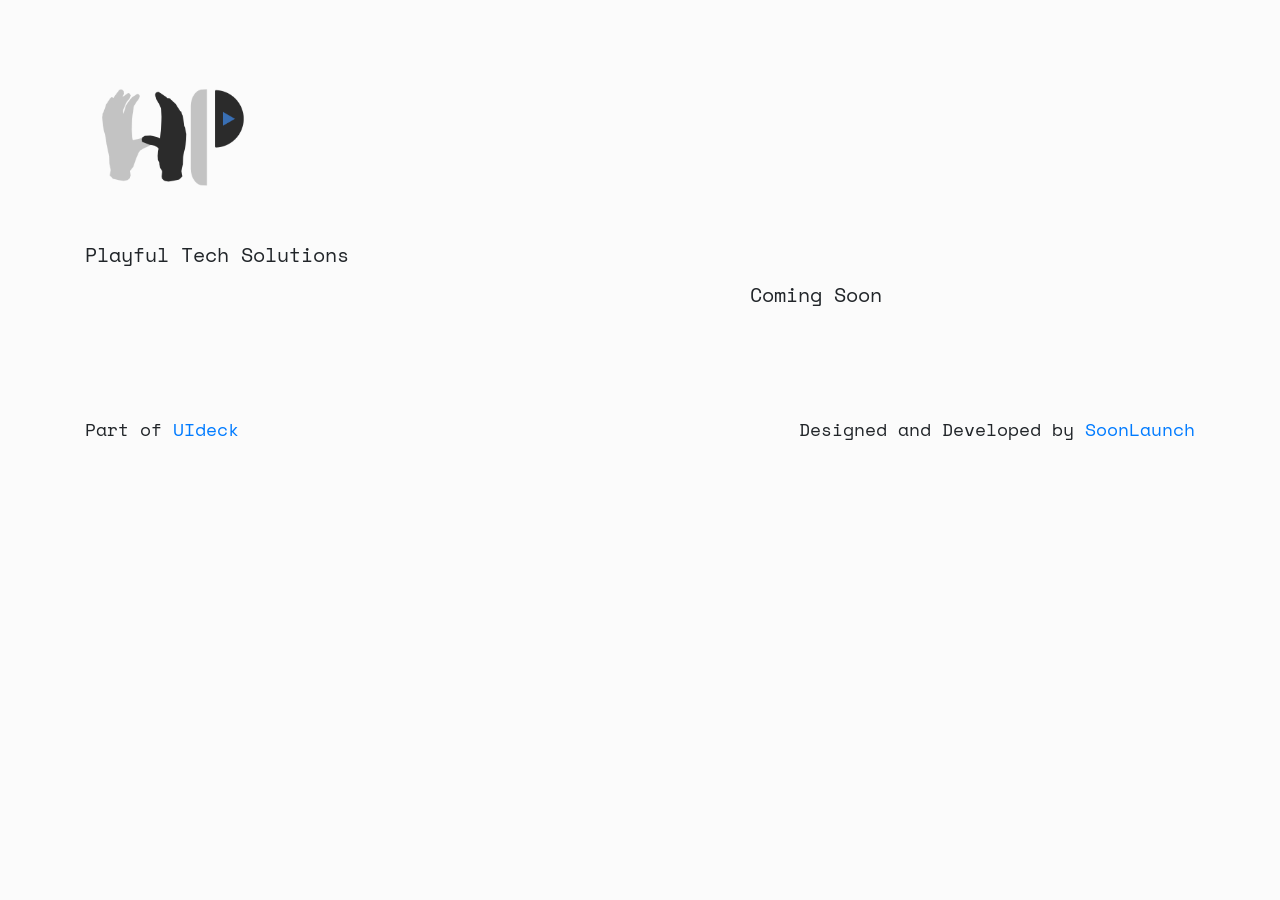
<file: index.html>
<!doctype html>
<html class="no-js" lang="">
    <head>
        <meta charset="utf-8">
        <meta http-equiv="x-ua-compatible" content="ie=edge">
        <title>Haptic Playback</title>
        <meta name="description" content="">
        <meta name="viewport" content="width=device-width, initial-scale=1">

        <meta name="author" content="SoonLaunch">
		<link rel="shortcut icon" type="image/x-icon" href="assets/img/favicon.png">
        <!-- Place favicon.ico in the root directory -->

		<!-- ========================= CSS here ========================= -->
		<link rel="stylesheet" href="assets/css/bootstrap-4.5.0.min.css">
        <link rel="stylesheet" href="assets/css/lineicons.css">
		<link rel="stylesheet" href="assets/css/animate.css">
		<link rel="stylesheet" href="assets/css/style.css">
    </head>
    <body>
        <!--[if lte IE 9]>
            <p class="browserupgrade">You are using an <strong>outdated</strong> browser. Please <a href="https://browsehappy.com/">upgrade your browser</a> to improve your experience and security.</p>
        <![endif]-->

        <!-- ========================= main start ========================= -->
        <main class="main-06">
            <!-- header start  -->
            <div class="header header-06">
                <div class="container">
                    <div class="row align-items-center">
                        <div class="col-md-4">
                            <a href="#" class="logo"> <img src="assets/img/haptic-playback-flat-colours-transparent-512.png" alt=""></a>
                        </div>
                        <div class="col-md-8">
                            <div class="text-left">
                                <!-- <h1 style="margin: auto;">Haptic Playback</h1> -->
                            </div>
                        </div>
                        <div class="col-md-8">
                            <div class="header-right text-right">
                                <!-- <h1 style="color:white">Haptic Playback</h1> -->
                                <!-- <a href="#">Say hello! info@yourwebsite.com</a> -->
                            </div>
                        </div>
                    </div>
                </div>
            </div>
            <!-- header end  -->
            <!-- ========================= main-wrapper start ========================= -->
            <div class="main-wrapper demo-06">
                <!-- hero-area start  -->
                <div class="hero-area">
                    <div class="container">
                        <div class="row">
                            <div class="col-xl-12">
                                <!-- heading start  -->
                                <div class="heading">
                                    <!-- <h1 class="wow fadeInUp" data-wow-delay=".2s">Coming Soon</h1> -->
                                    <p class="wow fadeInLeft" data-wow-delay=".2s" style="font-weight: 100;">Playful Tech Solutions</p>
                                </div>
                                <!-- heading end  -->
                            </div>
                            <div class="col-xl-7 col-lg-7">
                                <!-- countdown start  -->
                                <!-- <div class="wow fadeInRight" data-wow-delay=".4s" data-countdown="2021/10/01"></div> -->
                                <!-- countdown end  -->
                            </div>
                            <div class="col-xl-5 col-lg-5">
                                <!-- desc strat  -->
                                <p class="wow fadeInLeft" data-wow-delay=".4s">Coming Soon</p>
                                <!-- desc end  -->
                            </div>
                        </div>
                    </div>
                </div>
                <!-- hero-area end  -->
                <!-- team-area start  -->
            </div>
            <!-- ========================= main-wrapper end ========================= -->
            <!-- footer start  -->
            <div class="footer">
                <div class="container">
                    <div class="row">
                        <div class="col-md-7">
                            <div class="copyright wow fadeInLeft" data-wow-delay=".6s">
                                <p>Part of <a href="htts://uideck.com" rel="nofollow">UIdeck</a></p>
                            </div>
                        </div>
                        <div class="col-md-5">
                            <div class="credit wow fadeInRight" data-wow-delay=".8s">
                                <p>Designed and Developed by <a rel="nofollow" href="https://soonlaunch.com">SoonLaunch</a></p>
                            </div>
                        </div>
                    </div>
                </div>
            </div>
            <!-- footer end  -->
        </main>
        <!-- ========================= main end ========================= -->
        
		<!-- ========================= JS here ========================= -->
		<script src="assets/js/vendor/modernizr-3.5.0.min.js"></script>
		<script src="assets/js/vendor/jquery-3.5.1.min.js"></script>
		<script src="assets/js/popper.min.js"></script>
		<script src="assets/js/bootstrap-4.5.0.min.js"></script>
        <script src="assets/js/countdown.js"></script>
        <script src="assets/js/wow.min.js"></script>
		<script src="assets/js/main.js"></script>
    </body>
</html>
</file>
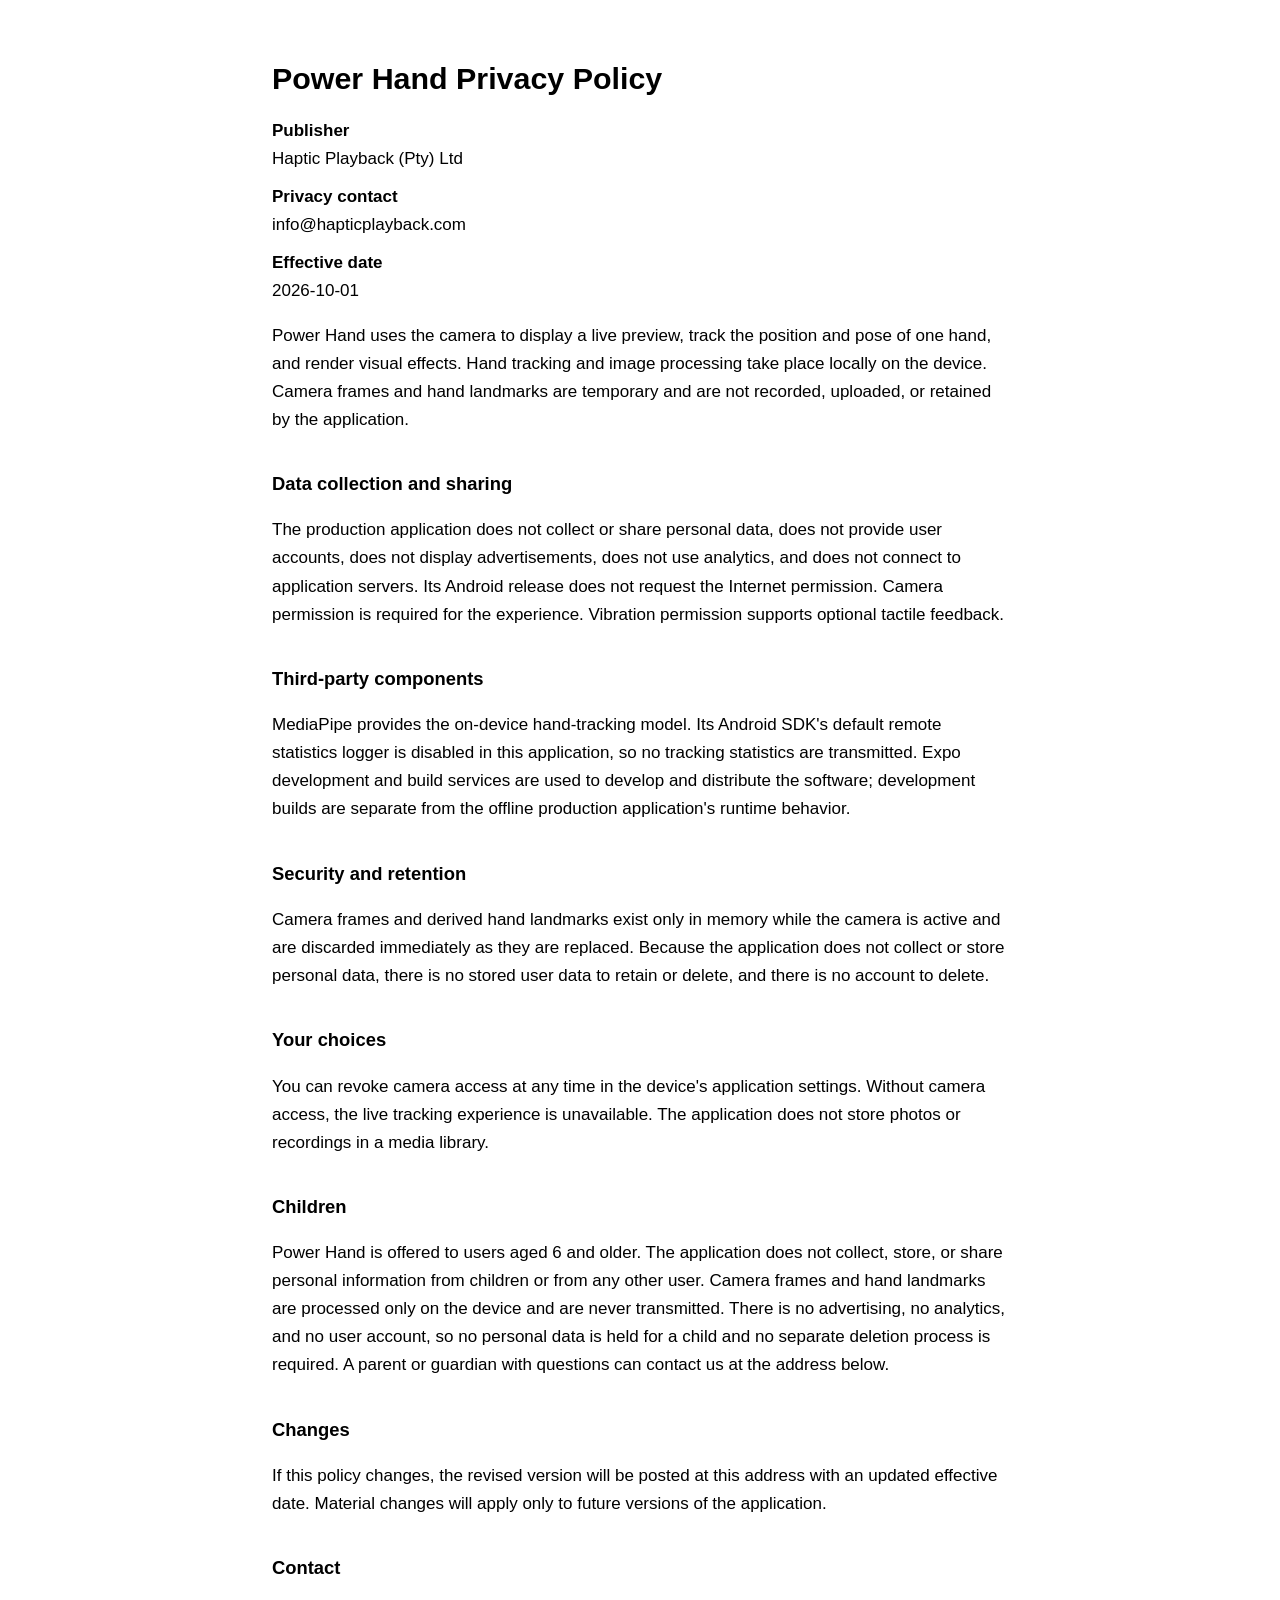
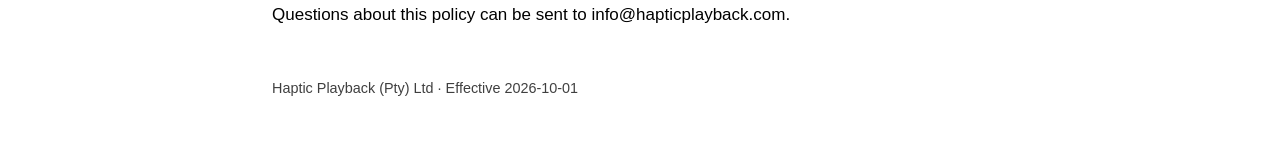
<file: privacy.html>
<!doctype html>
<html lang="en">
<head>
<meta charset="utf-8">
<meta name="viewport" content="width=device-width, initial-scale=1">
<title>Power Hand Privacy Policy</title>
<style>
  :root { color-scheme: light dark; }
  body { margin: 0 auto; max-width: 46rem; padding: 2.5rem 1.25rem 4rem;
    font: 17px/1.65 -apple-system, BlinkMacSystemFont, "Segoe UI", Roboto, sans-serif; }
  h1 { font-size: 1.9rem; line-height: 1.2; }
  h2 { font-size: 1.15rem; margin-top: 2.2rem; }
  dl { margin: 0; }
  dt { font-weight: 600; }
  dd { margin: 0 0 .6rem; }
  footer { margin-top: 3rem; font-size: .9rem; opacity: .75; }
</style>
</head>
<body>
<h1>Power Hand Privacy Policy</h1>
<dl>
  <dt>Publisher</dt><dd>Haptic Playback (Pty) Ltd</dd>
  <dt>Privacy contact</dt><dd>info@hapticplayback.com</dd>
  <dt>Effective date</dt><dd>2026-10-01</dd>
</dl>

<p>Power Hand uses the camera to display a live preview, track the position and pose
of one hand, and render visual effects. Hand tracking and image processing take
place locally on the device. Camera frames and hand landmarks are temporary and are
not recorded, uploaded, or retained by the application.</p>

<h2>Data collection and sharing</h2>
<p>The production application does not collect or share personal data, does not
provide user accounts, does not display advertisements, does not use analytics, and
does not connect to application servers. Its Android release does not request the
Internet permission. Camera permission is required for the experience. Vibration
permission supports optional tactile feedback.</p>

<h2>Third-party components</h2>
<p>MediaPipe provides the on-device hand-tracking model. Its Android SDK's default
remote statistics logger is disabled in this application, so no tracking statistics
are transmitted. Expo development and build services are used to develop and
distribute the software; development builds are separate from the offline production
application's runtime behavior.</p>

<h2>Security and retention</h2>
<p>Camera frames and derived hand landmarks exist only in memory while the camera is
active and are discarded immediately as they are replaced. Because the application
does not collect or store personal data, there is no stored user data to retain or
delete, and there is no account to delete.</p>

<h2>Your choices</h2>
<p>You can revoke camera access at any time in the device's application settings.
Without camera access, the live tracking experience is unavailable. The application
does not store photos or recordings in a media library.</p>

<h2>Children</h2>
<p>Power Hand is offered to users aged 6 and older. The application does not collect,
store, or share personal information from children or from any other user. Camera
frames and hand landmarks are processed only on the device and are never transmitted.
There is no advertising, no analytics, and no user account, so no personal data is
held for a child and no separate deletion process is required. A parent or guardian
with questions can contact us at the address below.</p>

<h2>Changes</h2>
<p>If this policy changes, the revised version will be posted at this address with an
updated effective date. Material changes will apply only to future versions of the
application.</p>

<h2>Contact</h2>
<p>Questions about this policy can be sent to info@hapticplayback.com.</p>

<footer>Haptic Playback (Pty) Ltd · Effective 2026-10-01</footer>
</body>
</html>
</file>
<file: assets/css/style.css>
/*===========================
    01. Common CSS
===========================*/
@import url("https://fonts.googleapis.com/css?family=Poppins:400,500,600,700|Space+Mono:400,700&display=swap");
body {
  font-weight: normal;
  font-style: normal;
  overflow-x: hidden;
  background: #fbfbfb;
  /* font-family: 'Roboto', sans-serif; */
}

* {
  margin: 0;
  padding: 0;
  -webkit-box-sizing: border-box;
  box-sizing: border-box;
}

a:focus,
input:focus,
textarea:focus,
button:focus {
  text-decoration: none;
  outline: none;
  -webkit-box-shadow: none;
  box-shadow: none;
}

a {
  -webkit-transition: all 0.3s;
  transition: all 0.3s;
}

button {
  cursor: pointer;
}

a:focus,
a:hover {
  text-decoration: none;
}

i,
span,
a {
  display: inline-block;
}

audio,
canvas,
iframe,
img,
svg,
video {
  vertical-align: middle;
}

h1,
h2,
h3,
h4,
h5,
h6 {
  font-weight: 600;
  margin: 0px;
}

h1 a,
h2 a,
h3 a,
h4 a,
h5 a,
h6 a {
  color: inherit;
}

h1 {
  font-size: 50px;
  margin-bottom: 20px;
}

h2 {
  font-size: 45px;
}

@media (max-width: 767px) {
  h2 {
    font-size: 36px;
  }
}

@media only screen and (min-width: 480px) and (max-width: 767px) {
  h2 {
    font-size: 40px;
  }
}

h3 {
  font-size: 28px;
}

h4 {
  font-size: 24px;
}

h5 {
  font-size: 20px;
}

h6 {
  font-size: 16px;
}

ul, ol {
  margin: 0px;
  padding: 0px;
  list-style-type: none;
}

p {
  font-size: 18px;
  font-weight: 400;
  line-height: 28px;
  margin: 0px;
}

.img-bg {
  background-position: center center;
  background-size: cover;
  background-repeat: no-repeat;
  width: 100%;
  height: 100%;
}

.shape {
  position: absolute;
  z-index: -1;
}

@media only screen and (min-width: 480px) and (max-width: 767px) {
  .container {
    width: 450px;
  }
}

.logo img {
  width: 50%;
}

@media only screen and (min-width: 768px) and (max-width: 991px) {
  .img-wrapper {
    display: none;
  }
}

@media (max-width: 767px) {
  .img-wrapper {
    display: none;
  }
}

@media (max-width: 767px) {
  .odd-col {
    -webkit-box-ordinal-group: 0;
        -ms-flex-order: -1;
            order: -1;
  }
}

.slick-slide:focus {
  outline: 0;
}

.common-btn {
  position: relative;
  overflow: hidden;
  z-index: 2;
}

.common-btn::after {
  content: '';
  position: absolute;
  width: 100%;
  height: 100%;
  top: 0;
  left: 0;
  background: rgba(255, 255, 255, 0.1);
  border-radius: inherit;
  -webkit-transition: all 0.3s;
  transition: all 0.3s;
}

.common-btn:hover::after {
  -webkit-transform: scale(0.5);
  transform: scale(0.5);
  opacity: 0;
}

.mt-5 {
  margin-top: 5px;
}

.mt-10 {
  margin-top: 10px;
}

.mt-15 {
  margin-top: 15px;
}

.mt-20 {
  margin-top: 20px;
}

.mt-25 {
  margin-top: 25px;
}

.mt-30 {
  margin-top: 30px;
}

.mt-35 {
  margin-top: 35px;
}

.mt-40 {
  margin-top: 40px;
}

.mt-45 {
  margin-top: 45px;
}

.mt-50 {
  margin-top: 50px;
}

.mt-55 {
  margin-top: 55px;
}

.mt-60 {
  margin-top: 60px;
}

.mt-65 {
  margin-top: 65px;
}

.mt-70 {
  margin-top: 70px;
}

.mt-75 {
  margin-top: 75px;
}

.mt-80 {
  margin-top: 80px;
}

.mt-85 {
  margin-top: 85px;
}

.mt-90 {
  margin-top: 90px;
}

.mt-95 {
  margin-top: 95px;
}

.mt-100 {
  margin-top: 100px;
}

.mt-105 {
  margin-top: 105px;
}

.mt-110 {
  margin-top: 110px;
}

.mt-115 {
  margin-top: 115px;
}

.mt-120 {
  margin-top: 120px;
}

.mt-125 {
  margin-top: 125px;
}

.mt-130 {
  margin-top: 130px;
}

.mt-135 {
  margin-top: 135px;
}

.mt-140 {
  margin-top: 140px;
}

.mt-145 {
  margin-top: 145px;
}

.mt-150 {
  margin-top: 150px;
}

.mt-155 {
  margin-top: 155px;
}

.mt-160 {
  margin-top: 160px;
}

.mt-165 {
  margin-top: 165px;
}

.mt-170 {
  margin-top: 170px;
}

.mt-175 {
  margin-top: 175px;
}

.mt-180 {
  margin-top: 180px;
}

.mt-185 {
  margin-top: 185px;
}

.mt-190 {
  margin-top: 190px;
}

.mt-195 {
  margin-top: 195px;
}

.mt-200 {
  margin-top: 200px;
}

.mt-205 {
  margin-top: 205px;
}

.mt-210 {
  margin-top: 210px;
}

.mt-215 {
  margin-top: 215px;
}

.mt-220 {
  margin-top: 220px;
}

.mt-225 {
  margin-top: 225px;
}

.mb-5 {
  margin-bottom: 5px;
}

.mb-10 {
  margin-bottom: 10px;
}

.mb-15 {
  margin-bottom: 15px;
}

.mb-20 {
  margin-bottom: 20px;
}

.mb-25 {
  margin-bottom: 25px;
}

.mb-30 {
  margin-bottom: 30px;
}

.mb-35 {
  margin-bottom: 35px;
}

.mb-40 {
  margin-bottom: 40px;
}

.mb-45 {
  margin-bottom: 45px;
}

.mb-50 {
  margin-bottom: 50px;
}

.mb-55 {
  margin-bottom: 55px;
}

.mb-60 {
  margin-bottom: 60px;
}

.mb-65 {
  margin-bottom: 65px;
}

.mb-70 {
  margin-bottom: 70px;
}

.mb-75 {
  margin-bottom: 75px;
}

.mb-80 {
  margin-bottom: 80px;
}

.mb-85 {
  margin-bottom: 85px;
}

.mb-90 {
  margin-bottom: 90px;
}

.mb-95 {
  margin-bottom: 95px;
}

.mb-100 {
  margin-bottom: 100px;
}

.mb-105 {
  margin-bottom: 105px;
}

.mb-110 {
  margin-bottom: 110px;
}

.mb-115 {
  margin-bottom: 115px;
}

.mb-120 {
  margin-bottom: 120px;
}

.mb-125 {
  margin-bottom: 125px;
}

.mb-130 {
  margin-bottom: 130px;
}

.mb-135 {
  margin-bottom: 135px;
}

.mb-140 {
  margin-bottom: 140px;
}

.mb-145 {
  margin-bottom: 145px;
}

.mb-150 {
  margin-bottom: 150px;
}

.mb-155 {
  margin-bottom: 155px;
}

.mb-160 {
  margin-bottom: 160px;
}

.mb-165 {
  margin-bottom: 165px;
}

.mb-170 {
  margin-bottom: 170px;
}

.mb-175 {
  margin-bottom: 175px;
}

.mb-180 {
  margin-bottom: 180px;
}

.mb-185 {
  margin-bottom: 185px;
}

.mb-190 {
  margin-bottom: 190px;
}

.mb-195 {
  margin-bottom: 195px;
}

.mb-200 {
  margin-bottom: 200px;
}

.mb-205 {
  margin-bottom: 205px;
}

.mb-210 {
  margin-bottom: 210px;
}

.mb-215 {
  margin-bottom: 215px;
}

.mb-220 {
  margin-bottom: 220px;
}

.mb-225 {
  margin-bottom: 225px;
}

.pt-5 {
  padding-top: 5px;
}

.pt-10 {
  padding-top: 10px;
}

.pt-15 {
  padding-top: 15px;
}

.pt-20 {
  padding-top: 20px;
}

.pt-25 {
  padding-top: 25px;
}

.pt-30 {
  padding-top: 30px;
}

.pt-35 {
  padding-top: 35px;
}

.pt-40 {
  padding-top: 40px;
}

.pt-45 {
  padding-top: 45px;
}

.pt-50 {
  padding-top: 50px;
}

.pt-55 {
  padding-top: 55px;
}

.pt-60 {
  padding-top: 60px;
}

.pt-65 {
  padding-top: 65px;
}

.pt-70 {
  padding-top: 70px;
}

.pt-75 {
  padding-top: 75px;
}

.pt-80 {
  padding-top: 80px;
}

.pt-85 {
  padding-top: 85px;
}

.pt-90 {
  padding-top: 90px;
}

.pt-95 {
  padding-top: 95px;
}

.pt-100 {
  padding-top: 100px;
}

.pt-105 {
  padding-top: 105px;
}

.pt-110 {
  padding-top: 110px;
}

.pt-115 {
  padding-top: 115px;
}

.pt-120 {
  padding-top: 120px;
}

.pt-125 {
  padding-top: 125px;
}

.pt-130 {
  padding-top: 130px;
}

.pt-135 {
  padding-top: 135px;
}

.pt-140 {
  padding-top: 140px;
}

.pt-145 {
  padding-top: 145px;
}

.pt-150 {
  padding-top: 150px;
}

.pt-155 {
  padding-top: 155px;
}

.pt-160 {
  padding-top: 160px;
}

.pt-165 {
  padding-top: 165px;
}

.pt-170 {
  padding-top: 170px;
}

.pt-175 {
  padding-top: 175px;
}

.pt-180 {
  padding-top: 180px;
}

.pt-185 {
  padding-top: 185px;
}

.pt-190 {
  padding-top: 190px;
}

.pt-195 {
  padding-top: 195px;
}

.pt-200 {
  padding-top: 200px;
}

.pt-205 {
  padding-top: 205px;
}

.pt-210 {
  padding-top: 210px;
}

.pt-215 {
  padding-top: 215px;
}

.pt-220 {
  padding-top: 220px;
}

.pt-225 {
  padding-top: 225px;
}

.pb-5 {
  padding-bottom: 5px;
}

.pb-10 {
  padding-bottom: 10px;
}

.pb-15 {
  padding-bottom: 15px;
}

.pb-20 {
  padding-bottom: 20px;
}

.pb-25 {
  padding-bottom: 25px;
}

.pb-30 {
  padding-bottom: 30px;
}

.pb-35 {
  padding-bottom: 35px;
}

.pb-40 {
  padding-bottom: 40px;
}

.pb-45 {
  padding-bottom: 45px;
}

.pb-50 {
  padding-bottom: 50px;
}

.pb-55 {
  padding-bottom: 55px;
}

.pb-60 {
  padding-bottom: 60px;
}

.pb-65 {
  padding-bottom: 65px;
}

.pb-70 {
  padding-bottom: 70px;
}

.pb-75 {
  padding-bottom: 75px;
}

.pb-80 {
  padding-bottom: 80px;
}

.pb-85 {
  padding-bottom: 85px;
}

.pb-90 {
  padding-bottom: 90px;
}

.pb-95 {
  padding-bottom: 95px;
}

.pb-100 {
  padding-bottom: 100px;
}

.pb-105 {
  padding-bottom: 105px;
}

.pb-110 {
  padding-bottom: 110px;
}

.pb-115 {
  padding-bottom: 115px;
}

.pb-120 {
  padding-bottom: 120px;
}

.pb-125 {
  padding-bottom: 125px;
}

.pb-130 {
  padding-bottom: 130px;
}

.pb-135 {
  padding-bottom: 135px;
}

.pb-140 {
  padding-bottom: 140px;
}

.pb-145 {
  padding-bottom: 145px;
}

.pb-150 {
  padding-bottom: 150px;
}

.pb-155 {
  padding-bottom: 155px;
}

.pb-160 {
  padding-bottom: 160px;
}

.pb-165 {
  padding-bottom: 165px;
}

.pb-170 {
  padding-bottom: 170px;
}

.pb-175 {
  padding-bottom: 175px;
}

.pb-180 {
  padding-bottom: 180px;
}

.pb-185 {
  padding-bottom: 185px;
}

.pb-190 {
  padding-bottom: 190px;
}

.pb-195 {
  padding-bottom: 195px;
}

.pb-200 {
  padding-bottom: 200px;
}

.pb-205 {
  padding-bottom: 205px;
}

.pb-210 {
  padding-bottom: 210px;
}

.pb-215 {
  padding-bottom: 215px;
}

.pb-220 {
  padding-bottom: 220px;
}

.pb-225 {
  padding-bottom: 225px;
}

.countdown {
  padding-top: 40px;
  padding-bottom: 40px;
}

.countdown .single-count-content {
  position: relative;
  padding: 0 40px;
  text-align: center;
}

@media only screen and (min-width: 992px) and (max-width: 1199px) {
  .countdown .single-count-content {
    padding: 0 30px;
  }
}

@media (max-width: 767px) {
  .countdown .single-count-content {
    padding: 0 10px;
  }
}

@media only screen and (min-width: 480px) and (max-width: 767px) {
  .countdown .single-count-content {
    padding: 0 20px;
  }
}

.countdown .single-count-content::after {
  position: absolute;
  right: 0;
  top: 0;
  font-size: 50px;
}

@media (max-width: 767px) {
  .countdown .single-count-content::after {
    top: -10px;
  }
}

@media only screen and (min-width: 480px) and (max-width: 767px) {
  .countdown .single-count-content::after {
    top: -5px;
  }
}

.countdown .single-count-content:first-child {
  padding-left: 0px;
}

.countdown .single-count-content:last-child {
  padding-right: 0px;
}

.countdown .single-count-content:last-child::after {
  display: none;
}

.countdown .single-count-content .count {
  font-size: 50px;
}

@media (max-width: 767px) {
  .countdown .single-count-content .count {
    font-size: 35px;
  }
}

@media only screen and (min-width: 480px) and (max-width: 767px) {
  .countdown .single-count-content .count {
    font-size: 45px;
  }
}

.countdown .single-count-content .text {
  margin-bottom: 0;
}

@media (max-width: 767px) {
  .countdown .single-count-content .text {
    font-size: 15px;
  }
}

.header {
  position: absolute;
  top: 40px;
  left: 0;
  width: 100%;
  z-index: 2;
}

main.main-06 {
  /* background: #0A0A0A; */
  /* background: #fcfcfc; */
  overflow: hidden;
}

main .header.header-06 {
  position: unset;
  padding-top: 50px;
  padding-bottom: 10px;
}

@media (max-width: 767px) {
  main .header.header-06 {
    padding-top: 25px;
    padding-bottom: 0px;
  }
}

@media (max-width: 767px) {
  main .header.header-06 .header-right {
    display: none;
  }
}

main .header.header-06 .header-right a {
  color: #fff;
  font-size: 20px;
  font-family: "Space Mono", sans-serif;
}

main .main-wrapper.demo-06 {
  -webkit-box-orient: vertical;
  -webkit-box-direction: normal;
      -ms-flex-direction: column;
          flex-direction: column;
  height: auto;
}

main .main-wrapper.demo-06 .hero-area {
  margin-bottom: 100px;
}

main .main-wrapper.demo-06 .hero-area h1 {
  font-size: 100px;
  font-weight: 700;
  /* color: #fff; */
  font-family: "Poppins", sans-serif;
}

@media only screen and (min-width: 992px) and (max-width: 1199px) {
  main .main-wrapper.demo-06 .hero-area h1 {
    font-size: 80px;
  }
}

@media (max-width: 767px) {
  main .main-wrapper.demo-06 .hero-area h1 {
    font-size: 40px;
  }
}

@media only screen and (min-width: 480px) and (max-width: 767px) {
  main .main-wrapper.demo-06 .hero-area h1 {
    font-size: 50px;
  }
}

main .main-wrapper.demo-06 .hero-area p {
  font-family: "Space Mono", sans-serif;
  font-size: 20px;
  /* color: rgba(255, 255, 255, 0.7); */
  line-height: 40px;
}

main .main-wrapper.demo-06 .hero-area .countdown .single-count-content {
  display: -webkit-box;
  display: -ms-flexbox;
  display: flex;
  -webkit-box-orient: vertical;
  -webkit-box-direction: reverse;
      -ms-flex-direction: column-reverse;
          flex-direction: column-reverse;
}

main .main-wrapper.demo-06 .hero-area .countdown .single-count-content::after {
  content: ':';
  font-size: 54px;
  /* color: #fff; */
  top: 35px;
}

@media only screen and (min-width: 992px) and (max-width: 1199px) {
  main .main-wrapper.demo-06 .hero-area .countdown .single-count-content::after {
    top: 30px;
  }
}

@media (max-width: 767px) {
  main .main-wrapper.demo-06 .hero-area .countdown .single-count-content::after {
    top: 30px;
    font-size: 45px;
  }
}

main .main-wrapper.demo-06 .hero-area .countdown .single-count-content .count {
  font-family: "Poppins", sans-serif;
  /* color: #fff; */
  font-size: 60px;
  font-weight: 700;
}

@media only screen and (min-width: 992px) and (max-width: 1199px) {
  main .main-wrapper.demo-06 .hero-area .countdown .single-count-content .count {
    font-size: 50px;
  }
}

@media (max-width: 767px) {
  main .main-wrapper.demo-06 .hero-area .countdown .single-count-content .count {
    font-size: 40px;
  }
}

main .main-wrapper.demo-06 .hero-area .countdown .single-count-content .text {
  font-family: "Space Mono", sans-serif;
  font-size: 17px;
  /* color: rgba(255, 255, 255, 0.5); */
}

main .main-wrapper.demo-06 .team-area {
  margin-bottom: 100px;
}

@media (max-width: 767px) {
  main .main-wrapper.demo-06 .team-area {
    margin-bottom: 30px;
  }
}

main .main-wrapper.demo-06 .team-area .section-title h1 {
  font-size: 26px;
  font-weight: 600;
  font-family: "Poppins", sans-serif;
  /* color: #fff; */
  padding-bottom: 7px;
  margin-bottom: 40px;
  position: relative;
}

@media (max-width: 767px) {
  main .main-wrapper.demo-06 .team-area .section-title h1 {
    font-size: 20px;
  }
}

@media only screen and (min-width: 480px) and (max-width: 767px) {
  main .main-wrapper.demo-06 .team-area .section-title h1 {
    font-size: 22px;
  }
}

main .main-wrapper.demo-06 .team-area .section-title h1::after {
  content: '';
  position: absolute;
  width: 30px;
  height: 1px;
  background: #fff;
  bottom: 0;
  left: 0;
}

main .main-wrapper.demo-06 .team-area .section-title h2 {
  font-family: "Poppins", sans-serif;
  font-size: 45px;
  line-height: 55px;
  font-weight: 45px;
  /* color: #fff; */
  margin-bottom: 50px;
}

@media (max-width: 767px) {
  main .main-wrapper.demo-06 .team-area .section-title h2 {
    font-size: 28px;
    line-height: 40px;
  }
}

@media only screen and (min-width: 480px) and (max-width: 767px) {
  main .main-wrapper.demo-06 .team-area .section-title h2 {
    font-size: 32px;
    line-height: 42px;
  }
}

main .main-wrapper.demo-06 .team-area .team-wrapper {
  display: -webkit-box;
  display: -ms-flexbox;
  display: flex;
  -webkit-box-pack: justify;
      -ms-flex-pack: justify;
          justify-content: space-between;
  -ms-flex-wrap: wrap;
      flex-wrap: wrap;
  margin-left: -25px;
  margin-right: -25px;
}

main .main-wrapper.demo-06 .team-area .team-wrapper .team-item {
  width: calc(33.33% - 50px);
  margin: 0px 25px 50px;
}

@media only screen and (min-width: 992px) and (max-width: 1199px) {
  main .main-wrapper.demo-06 .team-area .team-wrapper .team-item {
    width: calc(33.33% - 30px);
    margin: 0px 15px 50px;
  }
}

@media only screen and (min-width: 768px) and (max-width: 991px) {
  main .main-wrapper.demo-06 .team-area .team-wrapper .team-item {
    width: calc(50% - 30px);
    margin: 0px 15px 50px;
  }
}

@media (max-width: 767px) {
  main .main-wrapper.demo-06 .team-area .team-wrapper .team-item {
    width: calc(100% - 50px);
    margin: 0px 25px 50px;
  }
}

main .main-wrapper.demo-06 .team-area .team-wrapper .team-item .team-img {
  position: relative;
  margin-bottom: 20px;
}

main .main-wrapper.demo-06 .team-area .team-wrapper .team-item .team-img img {
  width: 100%;
}

main .main-wrapper.demo-06 .team-area .team-wrapper .team-item .team-img .social-links {
  position: absolute;
  width: 185px;
  height: 0px;
  background: #fff;
  border-top-right-radius: 57px;
  left: 0;
  bottom: 0;
  display: -webkit-box;
  display: -ms-flexbox;
  display: flex;
  -webkit-box-pack: center;
      -ms-flex-pack: center;
          justify-content: center;
  -webkit-box-align: center;
      -ms-flex-align: center;
          align-items: center;
  opacity: 0;
  visibility: hidden;
  -webkit-transition: all 0.3s;
  transition: all 0.3s;
}

main .main-wrapper.demo-06 .team-area .team-wrapper .team-item .team-img .social-links li {
  display: inline-block;
  margin: 0 8px;
}

main .main-wrapper.demo-06 .team-area .team-wrapper .team-item .team-img .social-links li a {
  font-size: 18px;
  color: #0A0A0A;
}

main .main-wrapper.demo-06 .team-area .team-wrapper .team-item .team-img .social-links li a:hover {
  color: #D5081A;
}

main .main-wrapper.demo-06 .team-area .team-wrapper .team-item:hover .team-img .social-links {
  height: 57px;
  opacity: 1;
  visibility: visible;
}

main .main-wrapper.demo-06 .team-area .team-wrapper .team-item .team-info h4 {
  font-size: 24px;
  font-weight: 700;
  /* color: #fff; */
  font-family: "Poppins", sans-serif;
}

main .main-wrapper.demo-06 .team-area .team-wrapper .team-item .team-info p {
  font-family: "Space Mono", sans-serif;
  font-size: 14px;
  /* color: rgba(255, 255, 255, 0.7); */
}

main .footer {
  width: 100%;
  margin-bottom: 50px;
}

main .footer p {
  font-family: "Space Mono", sans-serif;
  /* color: rgba(255, 255, 255, 0.7); */
}

@media (max-width: 767px) {
  main .footer p {
    text-align: center;
  }
}

main .footer .credit {
  text-align: right;
}

@media (max-width: 767px) {
  main .footer .credit {
    text-align: center;
  }
}
/*# sourceMappingURL=style.css.map */
</file>
